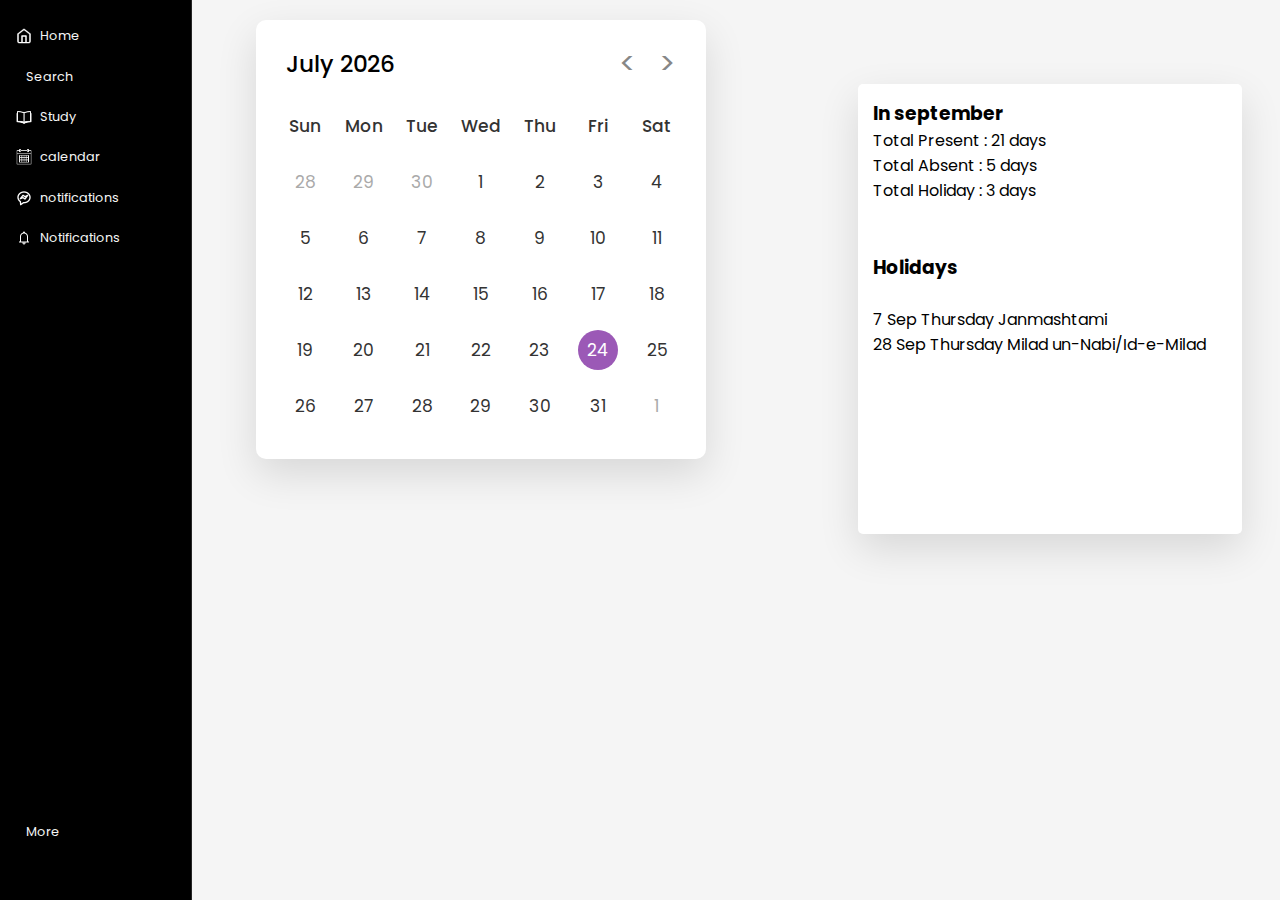
<file: Calender.html>
<!DOCTYPE html>
<html lang="en">
  <head>
    <meta charset="UTF-8" />
    <meta http-equiv="X-UA-Compatible" content="IE=edge" />
    <meta name="viewport" content="width=device-width, initial-scale=1.0" />
    <meta
      name="description"
      content="Stay organized with our user-friendly Calendar featuring events, reminders, and a customizable interface. Built with HTML, CSS, and JavaScript. Start scheduling today!"
    />
    <meta
      name="keywords"
      content="calendar, events, reminders, javascript, html, css, open source coding"
    />
    <link
      rel="stylesheet"
      href="https://cdnjs.cloudflare.com/ajax/libs/font-awesome/6.2.0/css/all.min.css"
      integrity="sha512-xh6O/CkQoPOWDdYTDqeRdPCVd1SpvCA9XXcUnZS2FmJNp1coAFzvtCN9BmamE+4aHK8yyUHUSCcJHgXloTyT2A=="
      crossorigin="anonymous"
      referrerpolicy="no-referrer"
    />
    <link rel="stylesheet" href="calender-style.css" />
    <title>Calendar</title>
  </head>
  <body>
    <div class="sidebar">
      <div class="top-section">
      
        <div class="link">
          <img
            src="./assets/home.png"
            style="height: 1rem; margin-right: 0.5rem"
          />
          <a href="home.html">Home</a>
        </div>
        <div class="link">
          <i class="fas fa-search"></i>
          <a href="www.google.com">Search</a>
        </div>
        <div class="link">
          <img
            src="./assets/book.png"
            style="height: 1rem; margin-right: 0.5rem"
          />
          <a href="study.html">Study</a>
        </div>
        <div class="link">
          <img
            src="./assets/calender.png"
            style="height: 1rem; margin-right: 0.5rem"
          />
          <a href="Calender.html">calendar</a>
        </div>
        <div class="link">
          <img
            src="./assets/messenger.png"
            style="height: 1rem; margin-right: 0.5rem"
          />
          <a href="notification.html">notifications</a>
        </div>
        <div class="link">
         <img src="assets/notification.png" style="height: 1rem; margin-right: 0.5rem" alt="">
          <a href="#">Notifications</a>
        </div>
        
      </div>
      <div class="bottom-section">
        <div class="link">
          <i class="fas fa-ellipsis-h"></i>
          <a href="#">More</a>
        </div>
      </div>
    </div>
    <div class="bottom-navbar">
      <div class="bottom-link">
        <a href="home.html">
        <img
          src="./assets/home.png"
          style="height: 1rem; margin-right: 0.5rem"
        /></a>
      </div>

      <div class="bottom-link">
        <a href="study.html">
        <img
          src="./assets/book.png"
          style="height: 1rem; margin-right: 0.5rem"
        />
      </a>
      </div>
      <div class="bottom-link">
        <a href="Calender.html">
        <img
          src="./assets/calender.png"
          style="height: 1rem; margin-right: 0.5rem"
        /></a>
      </div>

      <div class="bottom-link">
        <a href="notification.html">
        <img
          src="./assets/notification.png"
          style="height: 1.5rem; margin-right: 0.5rem"
        /></a>
      </div>
      <div class="bottom-link">
        <a href="profile.html">
        <img src="./assets/profile.png" style="height: 1.5rem; margin-right: 0.5rem" /></a>
      </div>
    </div>
    <div class="wrapper">
      <header>
        <p class="current-date"></p>
        <div class="icons">
          <span id="prev" class="material-symbols-rounded"><</span>
          <span id="next" class="material-symbols-rounded">></span>
        </div>
      </header>
      <div class="calendar">
        <ul class="weeks">
          <li>Sun</li>
          <li>Mon</li>
          <li>Tue</li>
          <li>Wed</li>
          <li>Thu</li>
          <li>Fri</li>
          <li>Sat</li>
        </ul>
        <ul class="days"></ul>
      </div>
      
    </div>
    <div class="event">
        <h3>In september</h3>
      Total Present : 21 days <br>
      Total Absent :  5 days <br> 
      Total Holiday : 3 days <br>
      <br><br>
      <h3>Holidays</h3> <br>
      7 Sep	Thursday	Janmashtami	<br>
      28 Sep	Thursday	Milad un-Nabi/Id-e-Milad	
     </div>
    

    <script src="calender-script.js"></script>
  </body>
</html>
</file>
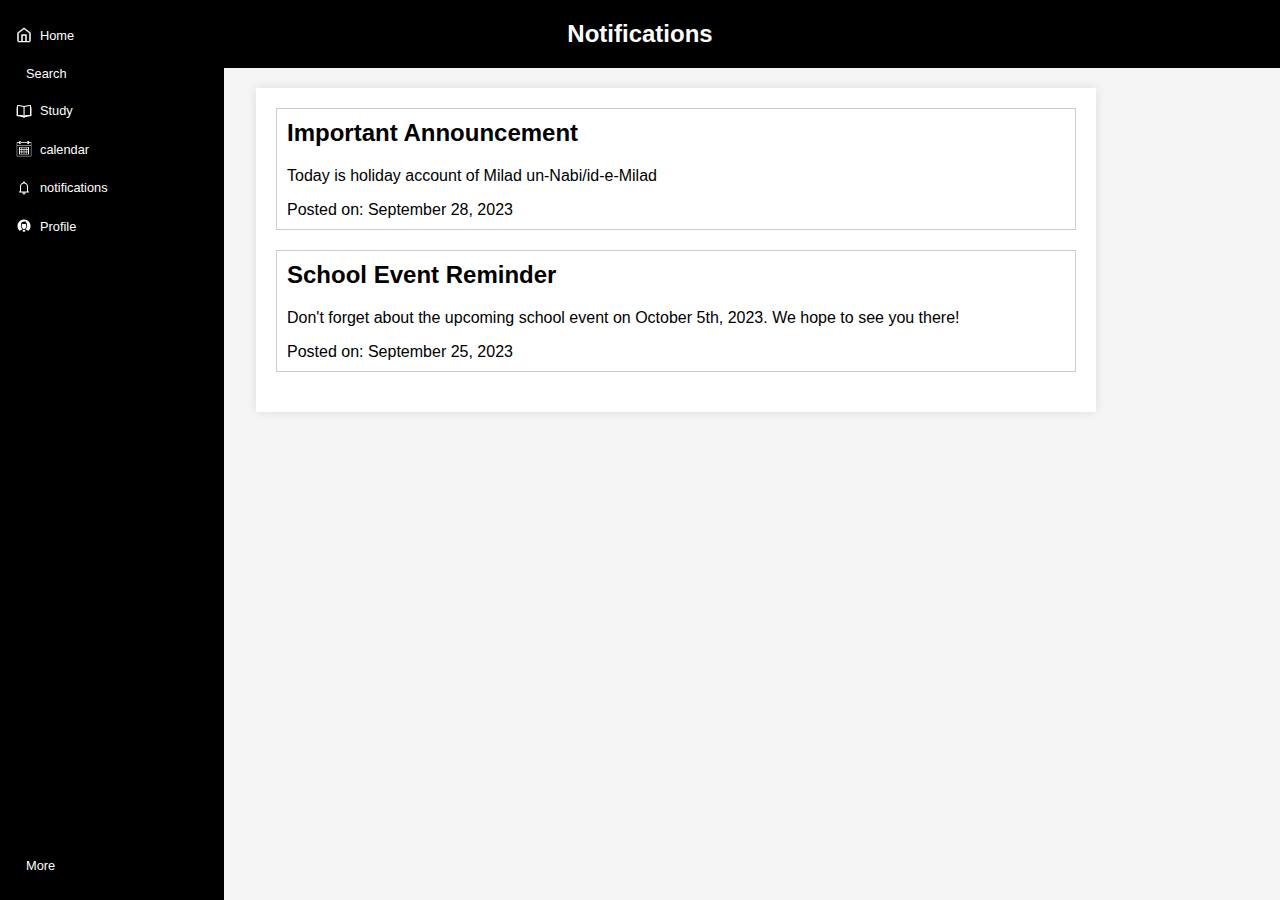
<file: notification.html>
<!DOCTYPE html>
<html lang="en">
<head>
    <meta charset="UTF-8">
    <meta name="viewport" content="width=device-width, initial-scale=1.0">
    <title>School Notifications</title>
    <style>
        
        body {
            font-family: Arial, sans-serif;
            background-color: #f0f0f0;
            margin: 0;
            padding: 0;
        }
        body {
  font-family: "Roboto", -apple-system, BlinkMacSystemFont, "Helvetica Neue",
    Arial, sans-serif;
    background-color: #f0f0f0;
    margin: 0;
    padding: 0;
}
body {
  scroll-behavior: smooth;
  background-color: #fff;
  font-family: "Roboto", -apple-system, BlinkMacSystemFont, "Helvetica Neue",
    Arial, sans-serif;
  color: #000;
  overflow-x: hidden;
  
  width: 100vw;
}
html,
body {
  scroll-behavior: smooth;
  background-color: #f5f5f5;
  font-family: "Roboto", -apple-system, BlinkMacSystemFont, "Helvetica Neue",
    Arial, sans-serif;
  color: #000;
  overflow-x: hidden;

  width: 100vw;
  margin: 0;
}

/* Header styles */
header {
    background-color: #333;
    color: #fff;
    text-align: center;
    padding: 20px 0;
    margin: 0;
}

header h1 {
    font-size: 24px;
}

.sidebar {
  position: fixed;
  top: 0;
  left: 0;
  width: 15%;
  height: 100vh;
  background-color: black;
  color: white;
  padding: 1rem;
  border-right: 1px solid var(--grey);
}

.sidebar .top-section .logo {
  /* Define your logo properties here */
  width: 90px;
  margin-bottom: 1rem;
}

.logo2 {
  display: none;
}

.sidebar .link {
  display: flex;
  align-items: center;
  padding: 0.7rem 0;
  color: var(--white);
  font-size: 0.8rem;
}

.sidebar .link i {
  margin-right: 10px;
}

.bottom-navbar {
  display: none;
  border-top: 0px solid var(--grey);
  position: fixed;
  bottom: 0;
  width: 100%;
  height: 60px;
  background-color: transparent;
  color: white;
  display: flex;
  justify-content: space-between;
  align-items: center;
  padding: 0 10px;
  margin: auto;
}

.bottom-link {
  display: none;
  width: 100%;
  justify-content: center;
  align-items: center;
}

.bottom-section {
  position: absolute;
  bottom: 1rem;
  display: flex;
  justify-content: center;
  padding-bottom: 2rem;
}
.container {
            max-width: 800px;
            margin: 20px auto;
            margin-left: 20%;
            padding: 20px;
            background-color: #fff;
            box-shadow: 0 0 10px rgba(0, 0, 0, 0.1);
        }

@media screen and (max-width: 900px) {
  .sidebar,
  .bottom-section {
    width: 30px;
  }
  .sidebar .link a {
    display: none;
  }
  .logo {
    display: none;
  }
  .logo2 {
    display: block;
    width: 1rem;
    margin-bottom: 1rem;
    margin-left: -5px;
  }

  .top-section {
    display: flex;
    flex-direction: column;
    align-items: center;
  }
  .main-container {
    margin-left: auto !important;
    margin-right: auto !important;
    width: 70vw !important;
  }
  .suggested-for-you {
    display: none !important;
  }
}

@media screen and (max-width: 600px) {
  .sidebar {
    display: none;
  }
  .bottom-navbar {
    display: flex;
    background-color: #000;
    border-top: 1px solid var(--grey);
  }
  .bottom-link {
    display: flex !important;
  }
  .main-container,
  .stories-container {
    width: 90vw !important;
  }
  ul{
    margin-left: 0px;
  }
  .container {
            max-width: 800px;
            margin: 20px auto;
            padding: 20px;
            background-color: #fff;
            box-shadow: 0 0 10px rgba(0, 0, 0, 0.1);
        }
}
a {
  color: var(--white);
  text-decoration: none;
}

        header {
            background-color: #000;
            color: #fff;
            padding: 20px;
            text-align: center;
        }

        h1 {
            margin: 0;
        }

        

        .notification {
            margin-bottom: 20px;
            padding: 10px;
            border: 1px solid #ccc;
            background-color: #fff;
        }

        .notification h2 {
            margin-top: 0;
        }

        .notification p {
            margin-bottom: 0;
        }

        footer {
            background-color: #0072b5;
            color: #fff;
            padding: 10px;
            text-align: center;
        }
        
    </style>
</head>
<body>
    <div class="sidebar">
        <div class="top-section">
          <!-- <img class="logo" src="./assets/insta-written.png" />
          <img class="logo2" src="./assets/insta-logo.png" /> -->
          <div class="link">
            <img
              src="./assets/home.png"
              style="height: 1rem; margin-right: 0.5rem"
            />
            <a href="home.html">Home</a>
          </div>
          <div class="link">
            <i class="fas fa-search"></i>
            <a href="https://www.google.com/">Search</a>
          </div>
          <div class="link">
            <img
              src="./assets/book.png"
              style="height: 1rem; margin-right: 0.5rem"
            />
            <a href="study.html">Study</a>
          </div>
          <div class="link">
            <img
              src="./assets/calender.png"
              style="height: 1rem; margin-right: 0.5rem"
            />
            <a href="Calender.html">calendar</a>
          </div>
          <div class="link">
            <img
              src="./assets/notification.png"
              style="height: 1rem; margin-right: 0.5rem"
            />
            <a href="notification.html">notifications</a>
          </div>
          <div class="link">
           <img src="assets/profile.png" style="height: 1rem; margin-right: 0.5rem" alt="">
            <a href="profile.html">Profile</a>
          </div>
          
        </div>
        <div class="bottom-section">
          <div class="link">
            <i class="fas fa-ellipsis-h"></i>
            <a href="#">More</a>
          </div>
        </div>
      </div>
      <div class="bottom-navbar">
        <div class="bottom-link">
          <a href="home.html">
          <img
            src="./assets/home.png"
            style="height: 1rem; margin-right: 0.5rem"
          /></a>
        </div>
  
        <div class="bottom-link">
          <a href="study.html">
          <img
            src="./assets/book.png"
            style="height: 1rem; margin-right: 0.5rem"
          />
        </a>
        </div>
        <div class="bottom-link">
          <a href="Calender.html">
          <img
            src="./assets/calender.png"
            style="height: 1rem; margin-right: 0.5rem"
          /></a>
        </div>
  
        <div class="bottom-link">
          <a href="notification.html">
          <img
            src="./assets/notification.png"
            style="height: 1.5rem; margin-right: 0.5rem"
          /></a>
        </div>
        <div class="bottom-link">
          <a href="profile.html">
          <img src="./assets/profile.png" style="height: 1.5rem; margin-right: 0.5rem" /></a>
        </div>
      </div>
    <header>
        <h1>Notifications</h1>
    </header>
    <div class="container">
        <div class="notification">
            <h2>Important Announcement</h2>
            <p>Today is holiday account of Milad un-Nabi/id-e-Milad</p>
            <p class="timestamp">Posted on: September 28, 2023</p>
        </div>

        <div class="notification">
            <h2>School Event Reminder</h2>
            <p>Don't forget about the upcoming school event on October 5th, 2023. We hope to see you there!</p>
            <p class="timestamp">Posted on: September 25, 2023</p>
        </div>
    </div>
    
</body>
</html>
</file>
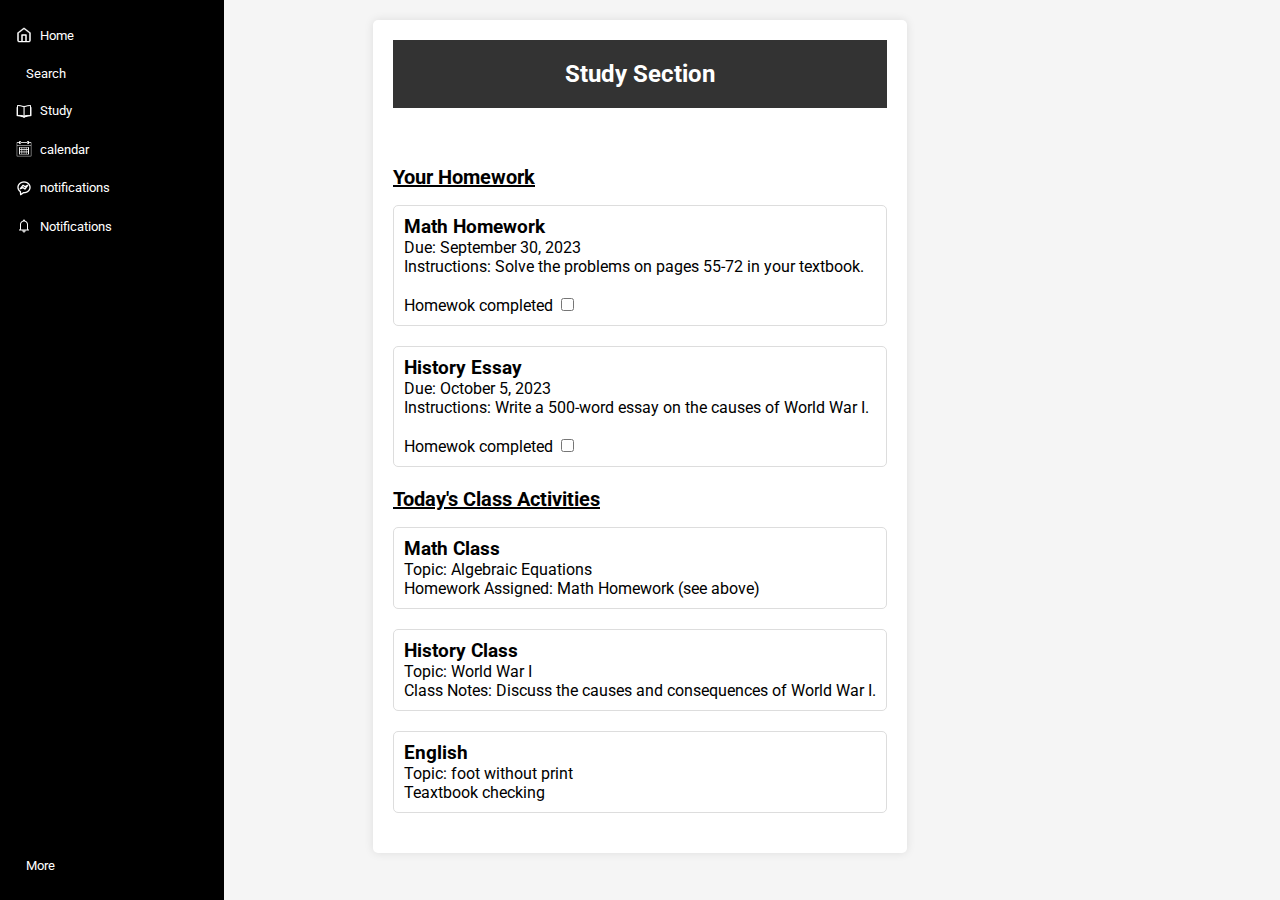
<file: study.html>
<!DOCTYPE html>
<html lang="en">
<head>
    <meta charset="UTF-8">
    <meta name="viewport" content="width=device-width, initial-scale=1.0">
    <link
      href="https://fonts.googleapis.com/css2?family=Roboto:wght@400;700&display=swap"
      rel="stylesheet"
    />
    <title>Study</title>
   <style>
    /* Reset some default styles to ensure consistent rendering across browsers */
body, h1, h2, h3, p {
    margin: 0;
    padding: 0;
}

/* Basic styling for the entire page */
body {
  font-family: "Roboto", -apple-system, BlinkMacSystemFont, "Helvetica Neue",
    Arial, sans-serif;
    background-color: #f0f0f0;
    margin: 0;
    padding: 0;
}
body {
  scroll-behavior: smooth;
  background-color: #fff;
  font-family: "Roboto", -apple-system, BlinkMacSystemFont, "Helvetica Neue",
    Arial, sans-serif;
  color: #000;
  overflow-x: hidden;
  
  width: 100vw;
}
html,
body {
  scroll-behavior: smooth;
  background-color: #f5f5f5;
  font-family: "Roboto", -apple-system, BlinkMacSystemFont, "Helvetica Neue",
    Arial, sans-serif;
  color: #000;
  overflow-x: hidden;
  display: flex;
  width: 100vw;
  margin: 0;
}

/* Header styles */
header {
    background-color: #333;
    color: #fff;
    text-align: center;
    padding: 20px 0;
    margin: 0;
}

header h1 {
    font-size: 24px;
}

.sidebar {
  position: fixed;
  top: 0;
  left: 0;
  width: 15%;
  height: 100vh;
  background-color: black;
  color: white;
  padding: 1rem;
  border-right: 1px solid var(--grey);
}

.sidebar .top-section .logo {
  /* Define your logo properties here */
  width: 90px;
  margin-bottom: 1rem;
}

.logo2 {
  display: none;
}

.sidebar .link {
  display: flex;
  align-items: center;
  padding: 0.7rem 0;
  color: var(--white);
  font-size: 0.8rem;
}

.sidebar .link i {
  margin-right: 10px;
}

.bottom-navbar {
  display: none;
  border-top: 0px solid var(--grey);
  position: fixed;
  bottom: 0;
  width: 100%;
  height: 60px;
  background-color: transparent;
  color: white;
  display: flex;
  justify-content: space-between;
  align-items: center;
  padding: 0 10px;
  margin: auto;
}

.bottom-link {
  display: none;
  width: 100%;
  justify-content: center;
  align-items: center;
}

.bottom-section {
  position: absolute;
  bottom: 1rem;
  display: flex;
  justify-content: center;
  padding-bottom: 2rem;
}

@media screen and (max-width: 900px) {
  .sidebar,
  .bottom-section {
    width: 30px;
  }
  .sidebar .link a {
    display: none;
  }
  .logo {
    display: none;
  }
  .logo2 {
    display: block;
    width: 1rem;
    margin-bottom: 1rem;
    margin-left: -5px;
  }

  .top-section {
    display: flex;
    flex-direction: column;
    align-items: center;
  }
  .main-container {
    margin-left: auto !important;
    margin-right: auto !important;
    width: 70vw !important;
  }
  .suggested-for-you {
    display: none !important;
  }
}

@media screen and (max-width: 600px) {
  .sidebar {
    display: none;
  }
  .bottom-navbar {
    display: flex;
    background-color: #000;
    border-top: 1px solid var(--grey);
  }
  .bottom-link {
    display: flex !important;
  }
  .main-container,
  .stories-container {
    width: 90vw !important;
  }
  ul{
    margin-left: 0px;
  }
}
a {
  color: var(--white);
  text-decoration: none;
}
/* Main content styles */
main {
  
    margin: 20px auto;
    padding: 20px;
    background-color: #fff;
    border-radius: 5px;
    box-shadow: 0 0 10px rgba(0, 0, 0, 0.1);
}

/* Section styles */
section {
    margin-bottom: 20px;
}

section h2 {
    font-size: 20px;
    margin-bottom: 10px;
}

section ul {
    list-style-type: none;
    padding-left: 0;
}

section li {
    margin-bottom: 20px;
    border: 1px solid #ddd;
    padding: 10px;
    border-radius: 5px;
}

/* Footer styles */
footer {
    text-align: center;
    padding: 10px;
    background-color: #333;
    color: #fff;
}

   </style> <!-- Link to your external CSS file -->
</head>
<body>
    
    <div class="sidebar">
        <div class="top-section">
          <!-- <img class="logo" src="./assets/insta-written.png" />
          <img class="logo2" src="./assets/insta-logo.png" /> -->
          <div class="link">
            <img
              src="./assets/home.png"
              style="height: 1rem; margin-right: 0.5rem"
            />
            <a href="home.html">Home</a>
          </div>
          <div class="link">
            <i class="fas fa-search"></i>
            <a href="www.google.com">Search</a>
          </div>
          <div class="link">
            <img
              src="./assets/book.png"
              style="height: 1rem; margin-right: 0.5rem"
            />
            <a href="study.html">Study</a>
          </div>
          <div class="link">
            <img
              src="./assets/calender.png"
              style="height: 1rem; margin-right: 0.5rem"
            />
            <a href="Calender.html">calendar</a>
          </div>
          <div class="link">
            <img
              src="./assets/messenger.png"
              style="height: 1rem; margin-right: 0.5rem"
            />
            <a href="notification.html">notifications</a>
          </div>
          <div class="link">
           <img src="assets/notification.png" style="height: 1rem; margin-right: 0.5rem" alt="">
            <a href="#">Notifications</a>
          </div>
          
        </div>
        <div class="bottom-section">
          <div class="link">
            <i class="fas fa-ellipsis-h"></i>
            <a href="#">More</a>
          </div>
        </div>
      </div>
      <div class="bottom-navbar">
        <div class="bottom-link">
          <a href="home.html">
          <img
            src="./assets/home.png"
            style="height: 1rem; margin-right: 0.5rem"
          /></a>
        </div>
  
        <div class="bottom-link">
          <a href="study.html">
          <img
            src="./assets/book.png"
            style="height: 1rem; margin-right: 0.5rem"
          />
        </a>
        </div>
        <div class="bottom-link">
          <a href="Calender.html">
          <img
            src="./assets/calender.png"
            style="height: 1rem; margin-right: 0.5rem"
          /></a>
        </div>
  
        <div class="bottom-link">
          <a href="notification.html">
          <img
            src="./assets/notification.png"
            style="height: 1.5rem; margin-right: 0.5rem"
          /></a>
        </div>
        <div class="bottom-link">
          <a href="profile.html">
          <img src="./assets/profile.png" style="height: 1.5rem; margin-right: 0.5rem" /></a>
        </div>
      </div>
    <main>
      <header>
        <h1>Study Section</h1>
    </header>
    <br><br><br>
        <section class="homework">
            <u><h2>Your Homework</h2></u>
            <ul>
                <li>
                    <h3>Math Homework</h3>
                    <p>Due: September 30, 2023</p>
                    <p>Instructions: Solve the problems on pages 55-72 in your textbook.</p><br>
                    <p>Homewok completed <input type="checkbox" name="com" id="com"></p>
                </li>
                <li>
                    <h3>History Essay</h3>
                    <p>Due: October 5, 2023</p>
                    <p>Instructions: Write a 500-word essay on the causes of World War I.</p><br>
                    <p>Homewok completed <input type="checkbox" name="com" id="com"></p>
                </li>
            </ul>
        </section>

        <section class="class-activities">
            <u><h2>Today's Class Activities</h2></u>
            <ul>
                <li>
                    <h3>Math Class</h3>
                    <p>Topic: Algebraic Equations</p>
                    <p>Homework Assigned: Math Homework (see above)</p>
                </li>
                <li>
                    <h3>History Class</h3>
                    <p>Topic: World War I</p>
                    <p>Class Notes: Discuss the causes and consequences of World War I.</p>
                </li>
                <li>
                  <h3>English</h3>
                  <p>Topic: foot without print</p>
                  <p>Teaxtbook checking</p>
                </li>
            </ul>
        </section>
    </main>
</body>
</html>
</file>
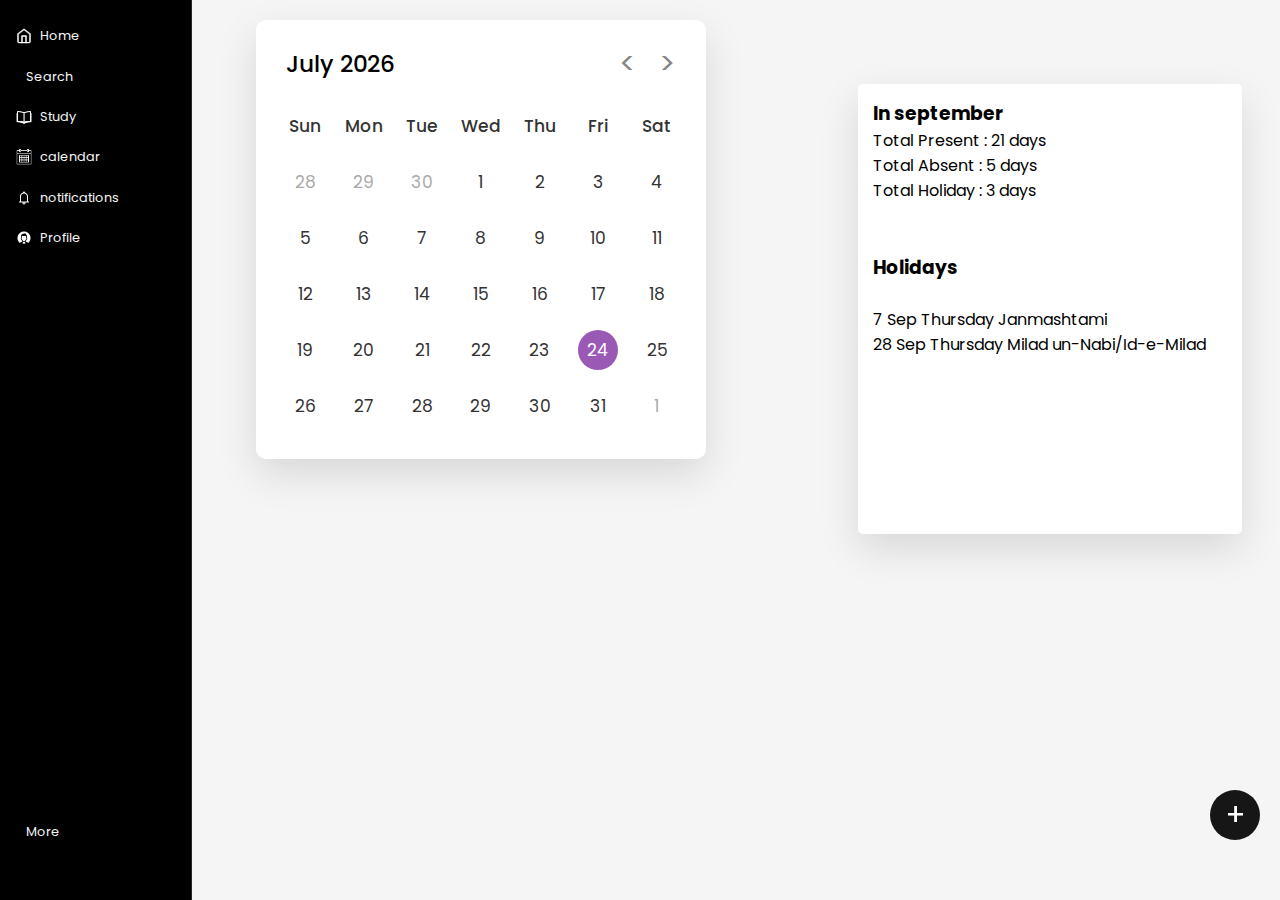
<file: teacher/Calender.html>
<!DOCTYPE html>
<html lang="en">
  <head>
    <meta charset="UTF-8" />
    <meta http-equiv="X-UA-Compatible" content="IE=edge" />
    <meta name="viewport" content="width=device-width, initial-scale=1.0" />
    <meta
      name="description"
      content="Stay organized with our user-friendly Calendar featuring events, reminders, and a customizable interface. Built with HTML, CSS, and JavaScript. Start scheduling today!"
    />
    <meta
      name="keywords"
      content="calendar, events, reminders, javascript, html, css, open source coding"
    />
    <link
      rel="stylesheet"
      href="https://cdnjs.cloudflare.com/ajax/libs/font-awesome/6.2.0/css/all.min.css"
      integrity="sha512-xh6O/CkQoPOWDdYTDqeRdPCVd1SpvCA9XXcUnZS2FmJNp1coAFzvtCN9BmamE+4aHK8yyUHUSCcJHgXloTyT2A=="
      crossorigin="anonymous"
      referrerpolicy="no-referrer"
    />
    <link rel="stylesheet" href="calender-style.css" />
    <title>Calendar</title>
  </head>
  <body>
    <div class="sidebar">
      <div class="top-section">
      
        <div class="link">
          <img
            src="./assets/home.png"
            style="height: 1rem; margin-right: 0.5rem"
          />
          <a href="home.html">Home</a>
        </div>
        <div class="link">
          <i class="fas fa-search"></i>
          <a href="www.google.com">Search</a>
        </div>
        <div class="link">
          <img
            src="./assets/book.png"
            style="height: 1rem; margin-right: 0.5rem"
          />
          <a href="study.html">Study</a>
        </div>
        <div class="link">
          <img
            src="./assets/calender.png"
            style="height: 1rem; margin-right: 0.5rem"
          />
          <a href="Calender.html">calendar</a>
        </div>
        <div class="link">
          <img
            src="./assets/notification.png"
            style="height: 1rem; margin-right: 0.5rem"
          />
          <a href="notification.html">notifications</a>
        </div>
        <div class="link">
         <img src="assets/profile.png" style="height: 1rem; margin-right: 0.5rem" alt="">
          <a href="profile.html">Profile</a>
        </div>
        
      </div>
      <div class="bottom-section">
        <div class="link">
          <i class="fas fa-ellipsis-h"></i>
          <a href="#">More</a>
        </div>
      </div>
    </div>
    <div class="bottom-navbar">
      <div class="bottom-link">
        <a href="home.html">
        <img
          src="./assets/home.png"
          style="height: 1rem; margin-right: 0.5rem"
        /></a>
      </div>

      <div class="bottom-link">
        <a href="study.html">
        <img
          src="./assets/book.png"
          style="height: 1rem; margin-right: 0.5rem"
        />
      </a>
      </div>
      <div class="bottom-link">
        <a href="Calender.html">
        <img
          src="./assets/calender.png"
          style="height: 1rem; margin-right: 0.5rem"
        /></a>
      </div>

      <div class="bottom-link">
        <a href="notification.html">
        <img
          src="./assets/notification.png"
          style="height: 1.5rem; margin-right: 0.5rem"
        /></a>
      </div>
      <div class="bottom-link">
        <a href="profile.html">
        <img src="./assets/profile.png" style="height: 1.5rem; margin-right: 0.5rem" /></a>
      </div>
    </div>
    <div class="wrapper">
      <header>
        <p class="current-date"></p>
        <div class="icons">
          <span id="prev" class="material-symbols-rounded"><</span>
          <span id="next" class="material-symbols-rounded">></span>
        </div>
      </header>
      <div class="calendar">
        <ul class="weeks">
          <li>Sun</li>
          <li>Mon</li>
          <li>Tue</li>
          <li>Wed</li>
          <li>Thu</li>
          <li>Fri</li>
          <li>Sat</li>
        </ul>
        <ul class="days"></ul>
      </div>
      
    </div>
    <div class="event">
        <h3>In september</h3>
      Total Present : 21 days <br>
      Total Absent :  5 days <br> 
      Total Holiday : 3 days <br>
      <br><br>
      <h3>Holidays</h3> <br>
      7 Sep	Thursday	Janmashtami	<br>
      28 Sep	Thursday	Milad un-Nabi/Id-e-Milad	
     </div>
     <div class="floating-plus" id="floating-plus">
      <div class="plus-icon">+</div>
      <div class="menu" id="menu">
        <ul>
          <li>Post</li>
          <li>Notification</li>
          <li>Homework</li>
          <li>Event</li>
        </ul>
      </div>
    </div>

    <script src="calender-script.js"></script>
  </body>
</html>
</file>
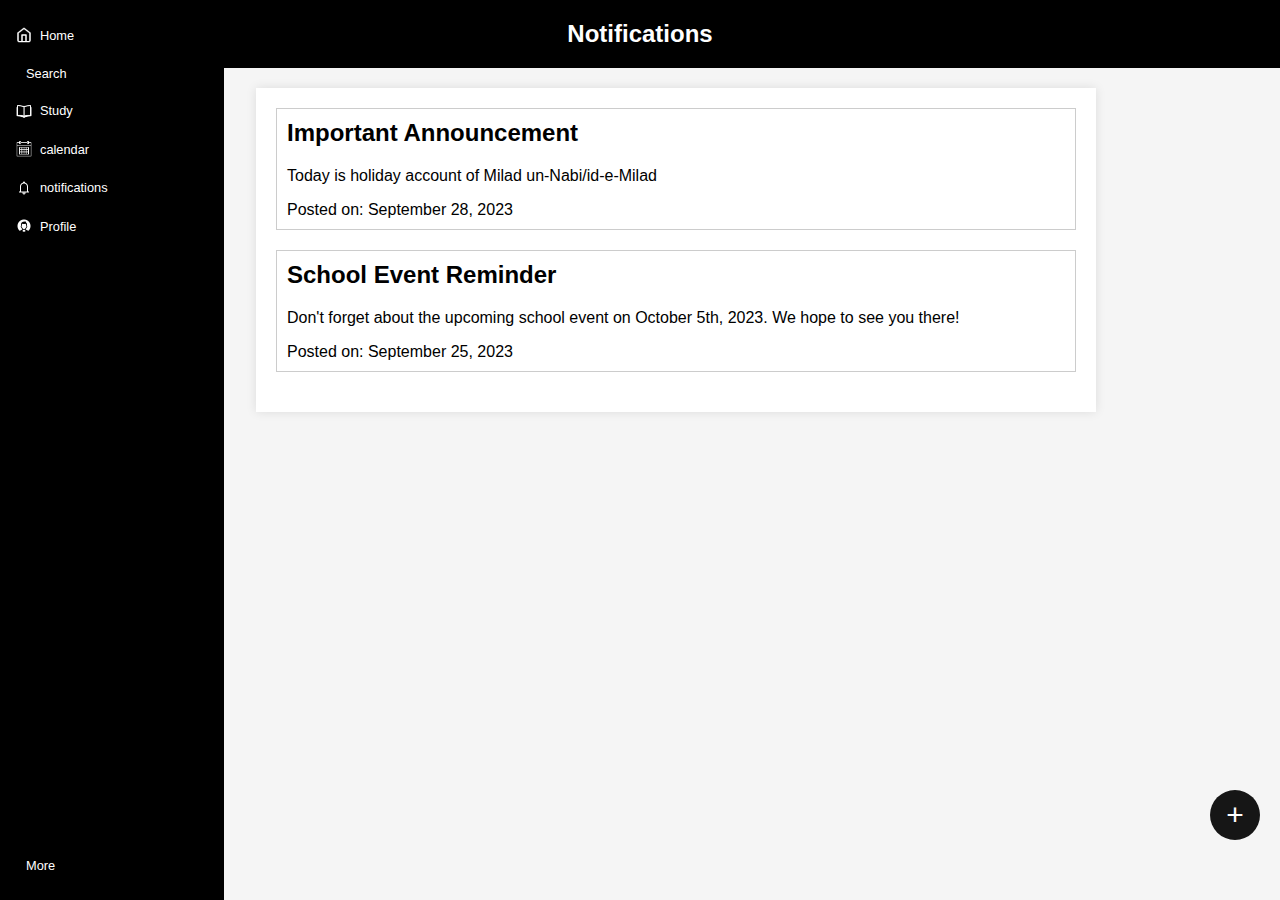
<file: teacher/notification.html>
<!DOCTYPE html>
<html lang="en">
<head>
    <meta charset="UTF-8">
    <meta name="viewport" content="width=device-width, initial-scale=1.0">
    <title>School Notifications</title>
    <style>
        
        body {
            font-family: Arial, sans-serif;
            background-color: #f0f0f0;
            margin: 0;
            padding: 0;
        }
        body {
  font-family: "Roboto", -apple-system, BlinkMacSystemFont, "Helvetica Neue",
    Arial, sans-serif;
    background-color: #f0f0f0;
    margin: 0;
    padding: 0;
}
body {
  scroll-behavior: smooth;
  background-color: #fff;
  font-family: "Roboto", -apple-system, BlinkMacSystemFont, "Helvetica Neue",
    Arial, sans-serif;
  color: #000;
  overflow-x: hidden;
  
  width: 100vw;
}
html,
body {
  scroll-behavior: smooth;
  background-color: #f5f5f5;
  font-family: "Roboto", -apple-system, BlinkMacSystemFont, "Helvetica Neue",
    Arial, sans-serif;
  color: #000;
  overflow-x: hidden;

  width: 100vw;
  margin: 0;
}

/* Header styles */
header {
    background-color: #333;
    color: #fff;
    text-align: center;
    padding: 20px 0;
    margin: 0;
}

header h1 {
    font-size: 24px;
}

.sidebar {
  position: fixed;
  top: 0;
  left: 0;
  width: 15%;
  height: 100vh;
  background-color: black;
  color: white;
  padding: 1rem;
  border-right: 1px solid var(--grey);
}

.sidebar .top-section .logo {
  /* Define your logo properties here */
  width: 90px;
  margin-bottom: 1rem;
}

.logo2 {
  display: none;
}

.sidebar .link {
  display: flex;
  align-items: center;
  padding: 0.7rem 0;
  color: var(--white);
  font-size: 0.8rem;
}

.sidebar .link i {
  margin-right: 10px;
}

.bottom-navbar {
  display: none;
  border-top: 0px solid var(--grey);
  position: fixed;
  bottom: 0;
  width: 100%;
  height: 60px;
  background-color: transparent;
  color: white;
  display: flex;
  justify-content: space-between;
  align-items: center;
  padding: 0 10px;
  margin: auto;
}

.bottom-link {
  display: none;
  width: 100%;
  justify-content: center;
  align-items: center;
}

.bottom-section {
  position: absolute;
  bottom: 1rem;
  display: flex;
  justify-content: center;
  padding-bottom: 2rem;
}
.container {
            max-width: 800px;
            margin: 20px auto;
            margin-left: 20%;
            padding: 20px;
            background-color: #fff;
            box-shadow: 0 0 10px rgba(0, 0, 0, 0.1);
        }

@media screen and (max-width: 900px) {
  .sidebar,
  .bottom-section {
    width: 30px;
  }
  .sidebar .link a {
    display: none;
  }
  .logo {
    display: none;
  }
  .logo2 {
    display: block;
    width: 1rem;
    margin-bottom: 1rem;
    margin-left: -5px;
  }

  .top-section {
    display: flex;
    flex-direction: column;
    align-items: center;
  }
  .main-container {
    margin-left: auto !important;
    margin-right: auto !important;
    width: 70vw !important;
  }
  .suggested-for-you {
    display: none !important;
  }
}

@media screen and (max-width: 600px) {
  .sidebar {
    display: none;
  }
  .bottom-navbar {
    display: flex;
    background-color: #000;
    border-top: 1px solid var(--grey);
  }
  .bottom-link {
    display: flex !important;
  }
  .main-container,
  .stories-container {
    width: 90vw !important;
  }
  ul{
    margin-left: 0px;
  }
  .container {
            max-width: 800px;
            margin: 20px auto;
            padding: 20px;
            background-color: #fff;
            box-shadow: 0 0 10px rgba(0, 0, 0, 0.1);
        }
}
a {
  color: var(--white);
  text-decoration: none;
}

        header {
            background-color: #000;
            color: #fff;
            padding: 20px;
            text-align: center;
        }

        h1 {
            margin: 0;
        }

        

        .notification {
            margin-bottom: 20px;
            padding: 10px;
            border: 1px solid #ccc;
            background-color: #fff;
        }

        .notification h2 {
            margin-top: 0;
        }

        .notification p {
            margin-bottom: 0;
        }

        footer {
            background-color: #0072b5;
            color: #fff;
            padding: 10px;
            text-align: center;
        }
        

         /* Floating plus sign styles */
  .floating-plus {
    position: fixed;
    bottom: 60px;
    right: 20px;
    background-color: #161616;
    color: white;
    border-radius: 50%;
    width: 50px;
    height: 50px;
    text-align: center;
    cursor: pointer;
    z-index: 999;
  }

  .plus-icon {
    font-size: 30px;
    line-height: 50px;
  }

  /* Menu styles */
  .menu {
    position: absolute;
    bottom: 70px;
    right: 0;
    background-color: #000;
    border-radius: 5px;
    box-shadow: 0 0 10px rgba(0, 0, 0, 0.1);
    display: none;

  }

  .show-menu {
    display: block;
  }

  .menu ul {
    list-style-type: none;
    padding: 0;
    margin: 0;
  }

  .menu ul li {
    padding: 10px 20px;
  }

  .menu ul li a {
    text-decoration: none;
    color: #333;
  }
  .menu ul li:hover{
    background: #aaaaaa;
  }


    </style>
</head>
<body>
    <div class="sidebar">
        <div class="top-section">
          <!-- <img class="logo" src="./assets/insta-written.png" />
          <img class="logo2" src="./assets/insta-logo.png" /> -->
          <div class="link">
            <img
              src="./assets/home.png"
              style="height: 1rem; margin-right: 0.5rem"
            />
            <a href="home.html">Home</a>
          </div>
          <div class="link">
            <i class="fas fa-search"></i>
            <a href="https://www.google.com/">Search</a>
          </div>
          <div class="link">
            <img
              src="./assets/book.png"
              style="height: 1rem; margin-right: 0.5rem"
            />
            <a href="study.html">Study</a>
          </div>
          <div class="link">
            <img
              src="./assets/calender.png"
              style="height: 1rem; margin-right: 0.5rem"
            />
            <a href="Calender.html">calendar</a>
          </div>
          <div class="link">
            <img
              src="./assets/notification.png"
              style="height: 1rem; margin-right: 0.5rem"
            />
            <a href="notification.html">notifications</a>
          </div>
          <div class="link">
           <img src="assets/profile.png" style="height: 1rem; margin-right: 0.5rem" alt="">
            <a href="profile.html">Profile</a>
          </div>
          
        </div>
        <div class="bottom-section">
          <div class="link">
            <i class="fas fa-ellipsis-h"></i>
            <a href="#">More</a>
          </div>
        </div>
      </div>
      <div class="bottom-navbar">
        <div class="bottom-link">
          <a href="home.html">
          <img
            src="./assets/home.png"
            style="height: 1rem; margin-right: 0.5rem"
          /></a>
        </div>
  
        <div class="bottom-link">
          <a href="study.html">
          <img
            src="./assets/book.png"
            style="height: 1rem; margin-right: 0.5rem"
          />
        </a>
        </div>
        <div class="bottom-link">
          <a href="Calender.html">
          <img
            src="./assets/calender.png"
            style="height: 1rem; margin-right: 0.5rem"
          /></a>
        </div>
  
        <div class="bottom-link">
          <a href="notification.html">
          <img
            src="./assets/notification.png"
            style="height: 1.5rem; margin-right: 0.5rem"
          /></a>
        </div>
        <div class="bottom-link">
          <a href="profile.html">
          <img src="./assets/profile.png" style="height: 1.5rem; margin-right: 0.5rem" /></a>
        </div>
      </div>
    <header>
        <h1>Notifications</h1>
    </header>
    <div class="container">
        <div class="notification">
            <h2>Important Announcement</h2>
            <p>Today is holiday account of Milad un-Nabi/id-e-Milad</p>
            <p class="timestamp">Posted on: September 28, 2023</p>
        </div>

        <div class="notification">
            <h2>School Event Reminder</h2>
            <p>Don't forget about the upcoming school event on October 5th, 2023. We hope to see you there!</p>
            <p class="timestamp">Posted on: September 25, 2023</p>
        </div>
    </div>
    <div class="floating-plus" id="floating-plus">
      <div class="plus-icon">+</div>
      <div class="menu" id="menu">
        <ul>
          <li>Post</li>
          <li>Notification</li>
          <li>Homework</li>
          <li>Event</li>
        </ul>
      </div>
    </div>

    <script>
      


      // JavaScript for toggling the menu
   const floatingPlus = document.getElementById("floating-plus");
   const menu = document.getElementById("menu");

   floatingPlus.addEventListener("click", () => {
     menu.classList.toggle("show-menu");
   });
</script>
</body>
</html>
</file>
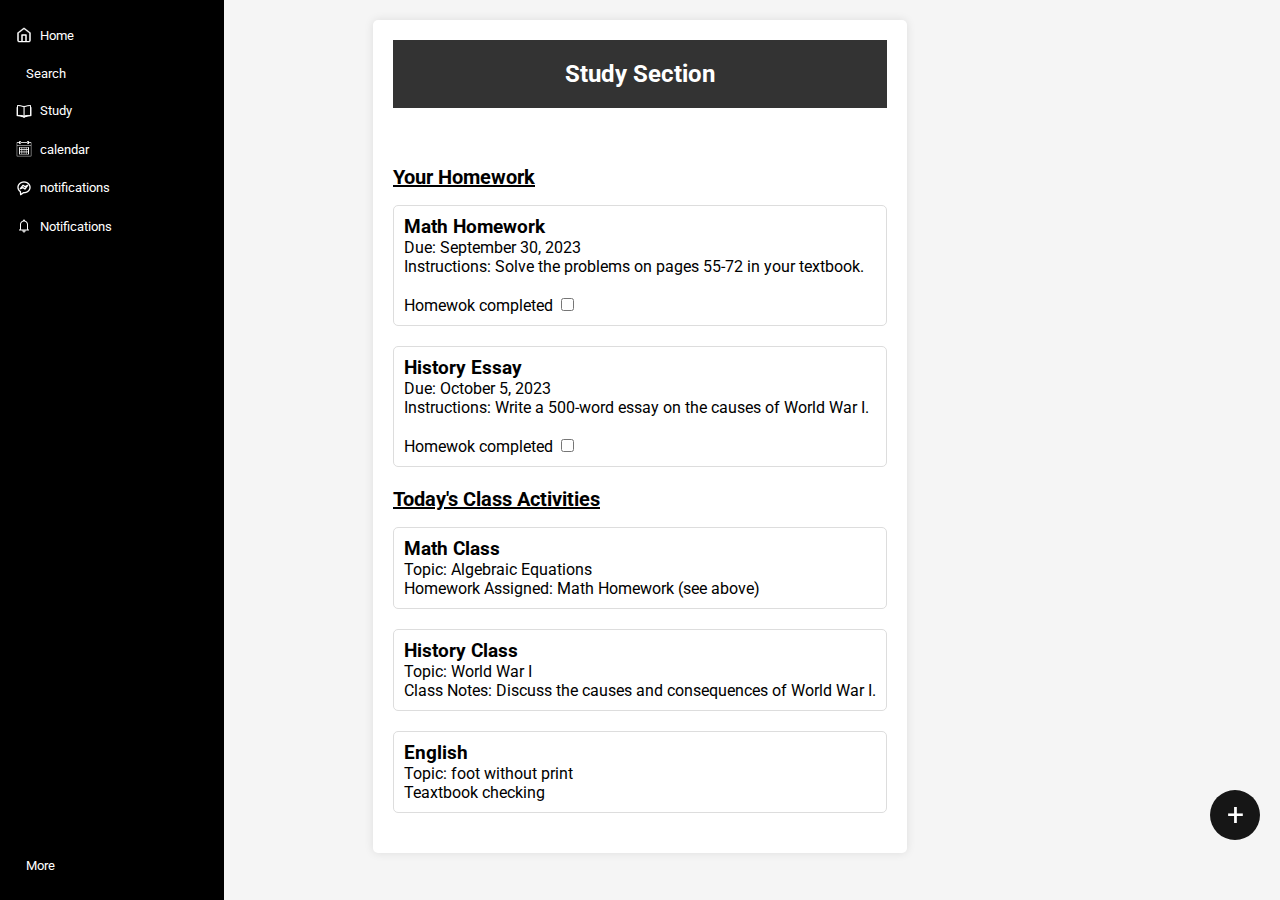
<file: teacher/study.html>
<!DOCTYPE html>
<html lang="en">
<head>
    <meta charset="UTF-8">
    <meta name="viewport" content="width=device-width, initial-scale=1.0">
    <link
      href="https://fonts.googleapis.com/css2?family=Roboto:wght@400;700&display=swap"
      rel="stylesheet"
    />
    <title>Study</title>
   <style>
    /* Reset some default styles to ensure consistent rendering across browsers */
body, h1, h2, h3, p {
    margin: 0;
    padding: 0;
}

/* Basic styling for the entire page */
body {
  font-family: "Roboto", -apple-system, BlinkMacSystemFont, "Helvetica Neue",
    Arial, sans-serif;
    background-color: #f0f0f0;
    margin: 0;
    padding: 0;
}
body {
  scroll-behavior: smooth;
  background-color: #fff;
  font-family: "Roboto", -apple-system, BlinkMacSystemFont, "Helvetica Neue",
    Arial, sans-serif;
  color: #000;
  overflow-x: hidden;
  
  width: 100vw;
}
html,
body {
  scroll-behavior: smooth;
  background-color: #f5f5f5;
  font-family: "Roboto", -apple-system, BlinkMacSystemFont, "Helvetica Neue",
    Arial, sans-serif;
  color: #000;
  overflow-x: hidden;
  display: flex;
  width: 100vw;
  margin: 0;
}

/* Header styles */
header {
    background-color: #333;
    color: #fff;
    text-align: center;
    padding: 20px 0;
    margin: 0;
}

header h1 {
    font-size: 24px;
}

.sidebar {
  position: fixed;
  top: 0;
  left: 0;
  width: 15%;
  height: 100vh;
  background-color: black;
  color: white;
  padding: 1rem;
  border-right: 1px solid var(--grey);
}

.sidebar .top-section .logo {
  /* Define your logo properties here */
  width: 90px;
  margin-bottom: 1rem;
}

.logo2 {
  display: none;
}

.sidebar .link {
  display: flex;
  align-items: center;
  padding: 0.7rem 0;
  color: var(--white);
  font-size: 0.8rem;
}

.sidebar .link i {
  margin-right: 10px;
}

.bottom-navbar {
  display: none;
  border-top: 0px solid var(--grey);
  position: fixed;
  bottom: 0;
  width: 100%;
  height: 60px;
  background-color: transparent;
  color: white;
  display: flex;
  justify-content: space-between;
  align-items: center;
  padding: 0 10px;
  margin: auto;
}

.bottom-link {
  display: none;
  width: 100%;
  justify-content: center;
  align-items: center;
}

.bottom-section {
  position: absolute;
  bottom: 1rem;
  display: flex;
  justify-content: center;
  padding-bottom: 2rem;
}

@media screen and (max-width: 900px) {
  .sidebar,
  .bottom-section {
    width: 30px;
  }
  .sidebar .link a {
    display: none;
  }
  .logo {
    display: none;
  }
  .logo2 {
    display: block;
    width: 1rem;
    margin-bottom: 1rem;
    margin-left: -5px;
  }

  .top-section {
    display: flex;
    flex-direction: column;
    align-items: center;
  }
  .main-container {
    margin-left: auto !important;
    margin-right: auto !important;
    width: 70vw !important;
  }
  .suggested-for-you {
    display: none !important;
  }
}

@media screen and (max-width: 600px) {
  .sidebar {
    display: none;
  }
  .bottom-navbar {
    display: flex;
    background-color: #000;
    border-top: 1px solid var(--grey);
  }
  .bottom-link {
    display: flex !important;
  }
  .main-container,
  .stories-container {
    width: 90vw !important;
  }
  ul{
    margin-left: 0px;
  }
}
a {
  color: var(--white);
  text-decoration: none;
}
/* Main content styles */
main {
  
    margin: 20px auto;
    padding: 20px;
    background-color: #fff;
    border-radius: 5px;
    box-shadow: 0 0 10px rgba(0, 0, 0, 0.1);
}

/* Section styles */
section {
    margin-bottom: 20px;
}

section h2 {
    font-size: 20px;
    margin-bottom: 10px;
}

section ul {
    list-style-type: none;
    padding-left: 0;
}

section li {
    margin-bottom: 20px;
    border: 1px solid #ddd;
    padding: 10px;
    border-radius: 5px;
}

/* Footer styles */
footer {
    text-align: center;
    padding: 10px;
    background-color: #333;
    color: #fff;
}
 /* Floating plus sign styles */
 .floating-plus {
    position: fixed;
    bottom: 60px;
    right: 20px;
    background-color: #161616;
    color: white;
    border-radius: 50%;
    width: 50px;
    height: 50px;
    text-align: center;
    cursor: pointer;
    z-index: 999;
  }

  .plus-icon {
    font-size: 30px;
    line-height: 50px;
  }

  /* Menu styles */
  .menu {
    position: absolute;
    bottom: 70px;
    right: 0;
    background-color: #000;
    border-radius: 5px;
    box-shadow: 0 0 10px rgba(0, 0, 0, 0.1);
    display: none;

  }

  .show-menu {
    display: block;
  }

  .menu ul {
    list-style-type: none;
    padding: 0;
    margin: 0;
  }

  .menu ul li {
    padding: 10px 20px;
  }

  .menu ul li a {
    text-decoration: none;
    color: #333;
  }
  .menu ul li:hover{
    background: #aaaaaa;
  }



   </style> <!-- Link to your external CSS file -->
</head>
<body>
    
    <div class="sidebar">
        <div class="top-section">
          <!-- <img class="logo" src="./assets/insta-written.png" />
          <img class="logo2" src="./assets/insta-logo.png" /> -->
          <div class="link">
            <img
              src="./assets/home.png"
              style="height: 1rem; margin-right: 0.5rem"
            />
            <a href="home.html">Home</a>
          </div>
          <div class="link">
            <i class="fas fa-search"></i>
            <a href="www.google.com">Search</a>
          </div>
          <div class="link">
            <img
              src="./assets/book.png"
              style="height: 1rem; margin-right: 0.5rem"
            />
            <a href="study.html">Study</a>
          </div>
          <div class="link">
            <img
              src="./assets/calender.png"
              style="height: 1rem; margin-right: 0.5rem"
            />
            <a href="Calender.html">calendar</a>
          </div>
          <div class="link">
            <img
              src="./assets/messenger.png"
              style="height: 1rem; margin-right: 0.5rem"
            />
            <a href="notification.html">notifications</a>
          </div>
          <div class="link">
           <img src="assets/notification.png" style="height: 1rem; margin-right: 0.5rem" alt="">
            <a href="#">Notifications</a>
          </div>
          
        </div>
        <div class="bottom-section">
          <div class="link">
            <i class="fas fa-ellipsis-h"></i>
            <a href="#">More</a>
          </div>
        </div>
      </div>
      <div class="bottom-navbar">
        <div class="bottom-link">
          <a href="home.html">
          <img
            src="./assets/home.png"
            style="height: 1rem; margin-right: 0.5rem"
          /></a>
        </div>
  
        <div class="bottom-link">
          <a href="study.html">
          <img
            src="./assets/book.png"
            style="height: 1rem; margin-right: 0.5rem"
          />
        </a>
        </div>
        <div class="bottom-link">
          <a href="Calender.html">
          <img
            src="./assets/calender.png"
            style="height: 1rem; margin-right: 0.5rem"
          /></a>
        </div>
  
        <div class="bottom-link">
          <a href="notification.html">
          <img
            src="./assets/notification.png"
            style="height: 1.5rem; margin-right: 0.5rem"
          /></a>
        </div>
        <div class="bottom-link">
          <a href="profile.html">
          <img src="./assets/profile.png" style="height: 1.5rem; margin-right: 0.5rem" /></a>
        </div>
      </div>
    <main>
      <header>
        <h1>Study Section</h1>
    </header>
    <br><br><br>
        <section class="homework">
            <u><h2>Your Homework</h2></u>
            <ul>
                <li>
                    <h3>Math Homework</h3>
                    <p>Due: September 30, 2023</p>
                    <p>Instructions: Solve the problems on pages 55-72 in your textbook.</p><br>
                    <p>Homewok completed <input type="checkbox" name="com" id="com"></p>
                </li>
                <li>
                    <h3>History Essay</h3>
                    <p>Due: October 5, 2023</p>
                    <p>Instructions: Write a 500-word essay on the causes of World War I.</p><br>
                    <p>Homewok completed <input type="checkbox" name="com" id="com"></p>
                </li>
            </ul>
        </section>

        <section class="class-activities">
            <u><h2>Today's Class Activities</h2></u>
            <ul>
                <li>
                    <h3>Math Class</h3>
                    <p>Topic: Algebraic Equations</p>
                    <p>Homework Assigned: Math Homework (see above)</p>
                </li>
                <li>
                    <h3>History Class</h3>
                    <p>Topic: World War I</p>
                    <p>Class Notes: Discuss the causes and consequences of World War I.</p>
                </li>
                <li>
                  <h3>English</h3>
                  <p>Topic: foot without print</p>
                  <p>Teaxtbook checking</p>
                </li>
            </ul>
        </section>
    </main>

    <div class="floating-plus" id="floating-plus">
      <div class="plus-icon">+</div>
      <div class="menu" id="menu">
        <ul>
          <li>Post</li>
          <li>Notification</li>
          <li>Homework</li>
          <li>Event</li>
        </ul>
      </div>
    </div>
    <script>
      


      // JavaScript for toggling the menu
   const floatingPlus = document.getElementById("floating-plus");
   const menu = document.getElementById("menu");

   floatingPlus.addEventListener("click", () => {
     menu.classList.toggle("show-menu");
   });
</script>
</body>
</html>
</file>
<file: calender-style.css>
/* Import Google font - Poppins */
@import url('https://fonts.googleapis.com/css2?family=Poppins:wght@400;500;600&display=swap');
*{
  margin: 0;
  padding: 0;
  box-sizing: border-box;
  font-family: 'Poppins', sans-serif;
}
body{
  
  align-items: center;
  padding: 0 10px;
  justify-content: center;
 
  background: #9B59B6;
}
:root {
  --white: #000;
  --black: #f5f5f5;
  --grey: #262626;
  --light-grey: #a8a8a8;
  --blue: #0095f6;
}

html,
body {
  scroll-behavior: smooth;
  background-color: #f5f5f5;
  font-family: "Roboto", -apple-system, BlinkMacSystemFont, "Helvetica Neue",
    Arial, sans-serif;
  color: #000;
  overflow-x: hidden;
padding: 0;
  
  margin: 0;
}

.sidebar {
  position: fixed;
  top: 0;
  left: 0;
  width: 15%;
  height: 100vh;
  background-color: black;
  color: #f5f5f5;
  padding: 1rem;
  border-right: 1px solid var(--grey);
}

.sidebar .top-section .logo {
  /* Define your logo properties here */
  width: 90px;
  margin-bottom: 1rem;
}

.logo2 {
  display: none;
}

.sidebar .link {
  display: flex;
  align-items: center;
  padding: 0.7rem 0;
  color: var(--white);
  font-size: 0.8rem;
}

.sidebar .link i {
  margin-right: 10px;
}

.bottom-navbar {
  display: none;
  border-top: 0px solid var(--grey);
  position: fixed;
  bottom: 0;
  width: 100%;
  height: 60px;
  background-color: transparent;
  color: white;
  display: flex;
  justify-content: space-between;
  align-items: center;
  padding: 0 0px;
  
}

.bottom-link {
  display: none;
  width: 100%;
  justify-content: center;
  align-items: center;
}

.bottom-section {
  position: absolute;
  bottom: 1rem;
  display: flex;
  justify-content: center;
  padding-bottom: 2rem;
}
.main-container {
  padding: 0rem;
  display: block;
  width: 45vw;
  margin-left: auto;
  height: auto;
  overflow-y: hidden;
  margin-left: auto !important;
  margin-right: auto !important;
  width: 50vw !important;
}
.wrapper{
  position: absolute;
  left: 20%;
  top: 20px;
  width: 450px;
  background: #fff;
  border-radius: 10px;
  box-shadow: 0 15px 40px rgba(0,0,0,0.12);
}
.event{
  position: absolute;
  top: 20Px;
  left: 62%;
  height: 50vh;
  width: 30%;
  margin: 5%;
  padding: 15px;
  border-radius: 5px;
  
  background: #ffffff;
  box-shadow: 0 15px 40px rgba(0,0,0,0.12);
}
@media screen and (max-width: 900px) {
  .sidebar,
  .bottom-section {
    width: 30px;
  }
  .sidebar .link a {
    display: none;
  }
  .logo {
    display: none;
  }
  .logo2 {
    display: block;
    width: 1rem;
    margin-bottom: 1rem;
    margin-left: -5px;
  }

  .top-section {
    display: flex;
    flex-direction: column;
    align-items: center;
  }
  .main-container {
    margin-left: auto !important;
    margin-right: auto !important;
    width: 70vw !important;
    
  }
  .suggested-for-you {
    display: none !important;
  }


}

@media screen and (max-width: 600px) {
  .sidebar {
    display: none;
  }
  .bottom-navbar {
    display: flex;
    background-color: #000;
    border-top: 1px solid var(--grey);
     z-index: 2;
  }
  .bottom-link {
    display: flex !important;
  }
  .main-container,
  .stories-container {
    width: 90vw !important;
    
  }
  .event{
    position: absolute;
    top:80%;
    left: 5%;
    bottom: 5%;
    height: 60vh;
    width: 100%;
  
    padding: 15px;
    padding-bottom: 50%;
    border-radius: 5px;
    z-index: 1;
    background: #ffffff;
    box-shadow: 0 15px 40px rgba(0,0,0,0.12);
  }
  
  .wrapper{
    left: 0;
  }
}



a {
  color: var(--black);
  text-decoration: none;
}


.wrapper header{
  display: flex;
  align-items: center;
  padding: 25px 30px 10px;
  justify-content: space-between;
  
}
header .icons{
  display: flex;
}
header .icons span{
  height: 38px;
  width: 38px;
  margin: 0 1px;
  cursor: pointer;
  color: #878787;
  text-align: center;
  line-height: 38px;
  font-size: 1.9rem;
  user-select: none;
  border-radius: 50%;
}
.icons span:last-child{
  margin-right: -10px;
}
header .icons span:hover{
  background: #f2f2f2;
}
header .current-date{
  font-size: 1.45rem;
  font-weight: 500;
}
.calendar{
  padding: 20px;

}
.calendar ul{
  display: flex;
  flex-wrap: wrap;
  list-style: none;
  text-align: center;
}
.calendar .days{
  margin-bottom: 20px;
}
.calendar li{
  color: #333;
  width: calc(100% / 7);
  font-size: 1.07rem;
}
.calendar .weeks li{
  font-weight: 500;
  cursor: default;
}
.calendar .days li{
  z-index: 1;
  cursor: pointer;
  position: relative;
  margin-top: 30px;
}
.days li.inactive{
  color: #aaa;
}
.days li.active{
  color: #fff;
}
.days li::before{
  position: absolute;
  content: "";
  left: 50%;
  top: 50%;
  height: 40px;
  width: 40px;
  z-index: -1;
  border-radius: 50%;
  transform: translate(-50%, -50%);
}
.days li.active::before{
  background: #9B59B6;
}
.days li:not(.active):hover::before{
  background: #f2f2f2;
}
.days li:not(.active):focus::before{
  background-color: #edc0ff;
}
</file>
<file: teacher/calender-style.css>
/* Import Google font - Poppins */
@import url('https://fonts.googleapis.com/css2?family=Poppins:wght@400;500;600&display=swap');
*{
  margin: 0;
  padding: 0;
  box-sizing: border-box;
  font-family: 'Poppins', sans-serif;
}
body{
  
  align-items: center;
  padding: 0 10px;
  justify-content: center;
 
  background: #9B59B6;
}
:root {
  --white: #000;
  --black: #f5f5f5;
  --grey: #262626;
  --light-grey: #a8a8a8;
  --blue: #0095f6;
}

html,
body {
  scroll-behavior: smooth;
  background-color: #f5f5f5;
  font-family: "Roboto", -apple-system, BlinkMacSystemFont, "Helvetica Neue",
    Arial, sans-serif;
  color: #000;
  overflow-x: hidden;
padding: 0;
  
  margin: 0;
}

.sidebar {
  position: fixed;
  top: 0;
  left: 0;
  width: 15%;
  height: 100vh;
  background-color: black;
  color: #f5f5f5;
  padding: 1rem;
  border-right: 1px solid var(--grey);
}

.sidebar .top-section .logo {
  /* Define your logo properties here */
  width: 90px;
  margin-bottom: 1rem;
}

.logo2 {
  display: none;
}

.sidebar .link {
  display: flex;
  align-items: center;
  padding: 0.7rem 0;
  color: var(--white);
  font-size: 0.8rem;
}

.sidebar .link i {
  margin-right: 10px;
}

.bottom-navbar {
  display: none;
  border-top: 0px solid var(--grey);
  position: fixed;
  bottom: 0;
  width: 100%;
  height: 60px;
  background-color: transparent;
  color: white;
  display: flex;
  justify-content: space-between;
  align-items: center;
  padding: 0 0px;
  
}

.bottom-link {
  display: none;
  width: 100%;
  justify-content: center;
  align-items: center;
}

.bottom-section {
  position: absolute;
  bottom: 1rem;
  display: flex;
  justify-content: center;
  padding-bottom: 2rem;
}
.main-container {
  padding: 0rem;
  display: block;
  width: 45vw;
  margin-left: auto;
  height: auto;
  overflow-y: hidden;
  margin-left: auto !important;
  margin-right: auto !important;
  width: 50vw !important;
}
.wrapper{
  position: absolute;
  left: 20%;
  top: 20px;
  width: 450px;
  background: #fff;
  border-radius: 10px;
  box-shadow: 0 15px 40px rgba(0,0,0,0.12);
}
.event{
  position: absolute;
  top: 20Px;
  left: 62%;
  height: 50vh;
  width: 30%;
  margin: 5%;
  padding: 15px;
  border-radius: 5px;
  
  background: #ffffff;
  box-shadow: 0 15px 40px rgba(0,0,0,0.12);
}
@media screen and (max-width: 900px) {
  .sidebar,
  .bottom-section {
    width: 30px;
  }
  .sidebar .link a {
    display: none;
  }
  .logo {
    display: none;
  }
  .logo2 {
    display: block;
    width: 1rem;
    margin-bottom: 1rem;
    margin-left: -5px;
  }

  .top-section {
    display: flex;
    flex-direction: column;
    align-items: center;
  }
  .main-container {
    margin-left: auto !important;
    margin-right: auto !important;
    width: 70vw !important;
    
  }
  .suggested-for-you {
    display: none !important;
  }


}

@media screen and (max-width: 600px) {
  .sidebar {
    display: none;
  }
  .bottom-navbar {
    display: flex;
    background-color: #000;
    border-top: 1px solid var(--grey);
     z-index: 2;
  }
  .bottom-link {
    display: flex !important;
  }
  .main-container,
  .stories-container {
    width: 90vw !important;
    
  }
  .event{
    position: absolute;
    top:80%;
    left: 5%;
    bottom: 5%;
    height: 60vh;
    width: 100%;
  
    padding: 15px;
    padding-bottom: 50%;
    border-radius: 5px;
    z-index: 1;
    background: #ffffff;
    box-shadow: 0 15px 40px rgba(0,0,0,0.12);
  }
  
  .wrapper{
    left: 0;
  }
}



a {
  color: var(--black);
  text-decoration: none;
}


.wrapper header{
  display: flex;
  align-items: center;
  padding: 25px 30px 10px;
  justify-content: space-between;
  
}
header .icons{
  display: flex;
}
header .icons span{
  height: 38px;
  width: 38px;
  margin: 0 1px;
  cursor: pointer;
  color: #878787;
  text-align: center;
  line-height: 38px;
  font-size: 1.9rem;
  user-select: none;
  border-radius: 50%;
}
.icons span:last-child{
  margin-right: -10px;
}
header .icons span:hover{
  background: #f2f2f2;
}
header .current-date{
  font-size: 1.45rem;
  font-weight: 500;
}
.calendar{
  padding: 20px;

}
.calendar ul{
  display: flex;
  flex-wrap: wrap;
  list-style: none;
  text-align: center;
}
.calendar .days{
  margin-bottom: 20px;
}
.calendar li{
  color: #333;
  width: calc(100% / 7);
  font-size: 1.07rem;
}
.calendar .weeks li{
  font-weight: 500;
  cursor: default;
}
.calendar .days li{
  z-index: 1;
  cursor: pointer;
  position: relative;
  margin-top: 30px;
}
.days li.inactive{
  color: #aaa;
}
.days li.active{
  color: #fff;
}
.days li::before{
  position: absolute;
  content: "";
  left: 50%;
  top: 50%;
  height: 40px;
  width: 40px;
  z-index: -1;
  border-radius: 50%;
  transform: translate(-50%, -50%);
}
.days li.active::before{
  background: #9B59B6;
}
.days li:not(.active):hover::before{
  background: #f2f2f2;
}
.days li:not(.active):focus::before{
  background-color: #edc0ff;
}
 /* Floating plus sign styles */
 .floating-plus {
  position: fixed;
  bottom: 60px;
  right: 20px;
  background-color: #161616;
  color: white;
  border-radius: 50%;
  width: 50px;
  height: 50px;
  text-align: center;
  cursor: pointer;
  z-index: 999;
}

.plus-icon {
  font-size: 30px;
  line-height: 50px;
}

/* Menu styles */
.menu {
  position: absolute;
  bottom: 70px;
  right: 0;
  background-color: #000;
  border-radius: 5px;
  box-shadow: 0 0 10px rgba(0, 0, 0, 0.1);
  display: none;

}

.show-menu {
  display: block;
}

.menu ul {
  list-style-type: none;
  padding: 0;
  margin: 0;
}

.menu ul li {
  padding: 10px 20px;
}

.menu ul li a {
  text-decoration: none;
  color: #333;
}
.menu ul li:hover{
  background: #aaaaaa;
}
</file>
